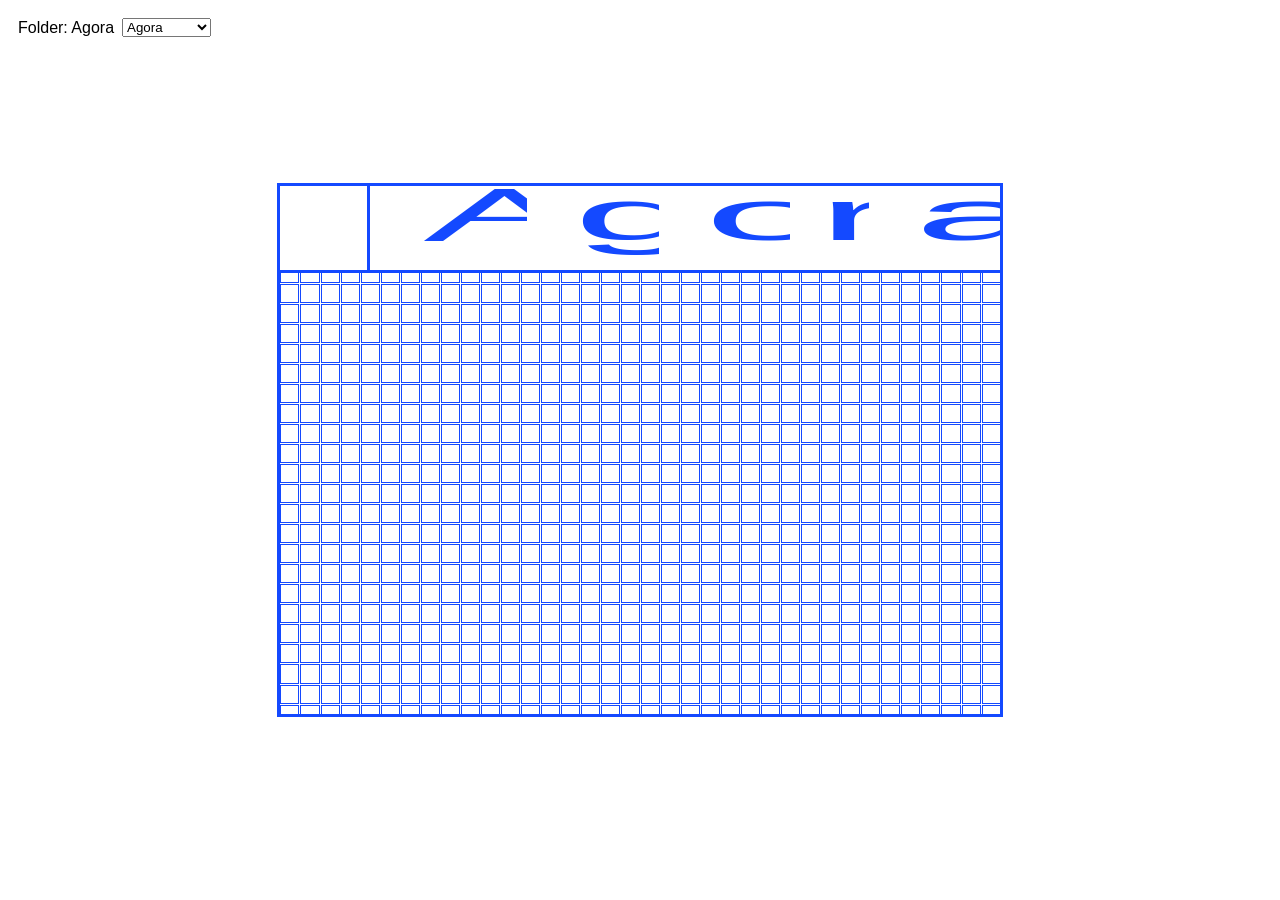
<file: grid.html>
<!DOCTYPE html>
<html lang="en">
<head>
  <meta charset="UTF-8">
  <meta name="viewport" content="width=device-width, initial-scale=1.0">
  <title>Agora Grid Layout</title>
  <style>
    @font-face {
      font-family: 'Ferrite';
      src: url('/static/FERRITEDISPLAYVF.ttf') format('truetype');
      font-weight: 100 900;
    }
    @import url('https://fonts.googleapis.com/css2?family=Outfit:wght@100..900&display=swap');
    body { margin:0; display:flex; height:100vh; overflow:hidden; font-family:sans-serif; justify-content:center; align-items:center; }
    #controls { position:absolute; top:10px; left:10px; background:rgba(255,255,255,0.9); padding:8px; border-radius:4px; z-index:10; display:flex; gap:8px; align-items:center; }
    #message { margin:0; }
    #layoutWrapper { display:flex; flex-direction:column; align-items:center; }
    #header { width:calc(80vmin + 6px); display:flex; height:10vmin; margin-bottom:-3px; }
    #viewport { position:relative; overflow:hidden; width:80vmin; height:calc(80vmin*9/16 + 4vmin); border:3px solid #1449ff; }
    #leftSquare { width:10vmin; height:100%; background:#fff; box-sizing:border-box; border:3px solid #1449ff; border-right:none; }
    #rightBox { flex:1; height:100%; overflow:hidden; display:flex; align-items:center; justify-content:center; box-sizing:border-box; border:3px solid #1449ff; border-left:3px solid #1449ff; background:#fff; }
    #rightBox .interactive-text { width:100%; white-space:nowrap; overflow:visible; font-family:'Ferrite', sans-serif; font-size:8vmin; color:#1449ff; text-align:center; }
    #rightBox .interactive-text .letter { display:inline-block; overflow:hidden; transition:width 0.2s ease; }
    #rightBox .interactive-text .letter .char { display:inline-block; transform-origin:left center; transition:transform 0.2s ease, font-variation-settings 0.2s ease; font-variation-settings:'wght' 400; }
    #gridContainer { position:absolute; top:50%; left:50%; width:100vw; height:100vh; transform:translate(-50%,-50%); background:#fff; }
    #gridContainer::after { content:""; position:absolute; left:0; right:0; bottom:-var(--extra-bg,0); height:var(--extra-bg,0); background:#fff; pointer-events:none; }
    #grid { display:grid; grid-template-columns:repeat(80,1fr); grid-template-rows:repeat(45,1fr); gap:1px; width:100%; height:100%; }
    .cell { background:none; border:1px solid #1449ff; aspect-ratio:1/1; }
    .placed { position:absolute; overflow:hidden; }
    .placed img, .placed video { width:100%; height:100%; object-fit:cover; pointer-events:none; }
    .text-item {
      width:100%;
      height:100%;
      display:block;
      font-family:'Ferrite', sans-serif;
      background:#fff;
      margin:0;
      padding:0;
      white-space:pre-wrap;
      box-sizing:border-box;
      outline:none;
    }
  </style>
</head>
<body>
  <div id="controls">
    <div id="message"></div>
    <select id="folderSelect"></select>
  </div>
  <div id="layoutWrapper">
    <div id="header">
      <div id="leftSquare"></div>
      <div id="rightBox"><div class="interactive-text"></div></div>
    </div>
    <div id="viewport">
      <div id="gridContainer">
        <div id="grid"></div>
      </div>
    </div>
  </div>

  <script>
  (async function(){
    const cols=80, rows=45, gap=1;
    const gridContainer=document.getElementById('gridContainer');
    const grid=document.getElementById('grid');
    const message=document.getElementById('message');
    const folderSelect=document.getElementById('folderSelect');

    for(let i=0; i<cols*rows; i++){
      const c=document.createElement('div');
      c.className='cell';
      grid.appendChild(c);
    }

    function getSizes(){
      const cell = grid.querySelector('.cell');
      const rect = cell.getBoundingClientRect();
      return { size: rect.width, step: rect.width + gap };
    }

    let folders = [];
    try {
      folders = await (await fetch('/static/pf/folders.json')).json();
      folderSelect.innerHTML = folders.map(f => `<option value="${f}">${f}</option>`).join('');
    } catch(e) {
      message.textContent = 'No folders available';
      return;
    }

    let folder = new URLSearchParams(location.search).get('folder') || folders[0];
    folderSelect.value = folder;
    setupInteractiveText(folder);

    let key = `layout_${folder}`;
    let raw = localStorage.getItem(key);
    let items = raw ? JSON.parse(raw) : [];
    message.textContent = `Folder: ${folder}`;

    const viewport = document.getElementById('viewport');
    let offsetX = 0, offsetY = 0;
    function applyTransform(){
      const { step } = getSizes();
      gridContainer.style.transform = `translate(calc(-50% + ${offsetX}px), calc(-50% + ${offsetY}px))`;
      gridContainer.style.setProperty('--extra-bg', (step*4)+'px');
    }

    function render(){
      const { size, step } = getSizes();
      gridContainer.querySelectorAll('.placed').forEach(el => el.remove());

      items.forEach((item, i) => {
        const colsSpan = item.cols, rowsSpan = item.rows;
        const col = Math.min(Math.max(0, item.col), cols - colsSpan);
        const row = Math.min(Math.max(0, item.row), rows - rowsSpan);
        const w = colsSpan*size + (colsSpan-1)*gap;
        const h = rowsSpan*size + (rowsSpan-1)*gap;

        const wrap = document.createElement('div');
        wrap.className = 'placed';
        wrap.style.zIndex = i + 1;
        wrap.style.left   = `${col*step}px`;
        wrap.style.top    = `${row*step}px`;
        wrap.style.width  = `${w}px`;
        wrap.style.height = `${h}px`;

        let media;
        if(item.type==='text'){
          media = document.createElement('div');
          media.className = 'text-item';
          media.textContent = item.text || '';
          const updateScale = scale => {
            const { size: sz } = getSizes();
            media.style.fontSize   = `${sz*scale}px`;
            media.style.lineHeight = `${sz*scale}px`;
          };
          wrap.dataset.fontScale = item.fontScale || 1;
          updateScale(parseFloat(wrap.dataset.fontScale));
          wrap.addEventListener('dblclick', () => {
            const scale = parseFloat(wrap.dataset.fontScale) || 1;
            const newScale = scale * 2;
            wrap.dataset.fontScale = newScale;
            items[i].fontScale = newScale;
            updateScale(newScale);
            localStorage.setItem(key, JSON.stringify(items));
          });
        } else {
          const tag = /(mp4|webm)$/i.test(item.src) ? 'video' : 'img';
          media = document.createElement(tag);
          if(media.tagName==='VIDEO'){
            media.controls = false;
            media.autoplay = true;
            media.loop     = true;
            media.muted    = true;
            media.playsInline = true;
          }
          media.src = item.src;
        }

        wrap.appendChild(media);
        gridContainer.appendChild(wrap);
      });
    }

    function loadLayout(name){
      key = `layout_${name}`;
      raw = localStorage.getItem(key);
      items = raw ? JSON.parse(raw) : [];
      message.textContent = raw ? `Folder: ${name}` : `No layout for '${name}'`;
      render();
    }

    folderSelect.addEventListener('change', () => {
      folder = folderSelect.value;
      history.replaceState(null, '', `?folder=${encodeURIComponent(folder)}`);
      setupInteractiveText(folder);
      loadLayout(folder);
    });

    render();

    let panDirX = 0, panDirY = 0, panVX = 0, panVY = 0;
    const margin = 120;
    viewport.addEventListener('mousemove', e => {
      const rect = viewport.getBoundingClientRect();
      panDirX = (e.clientX - rect.left < margin) ? 1 : (rect.right - e.clientX < margin ? -1 : 0);
      panDirY = (e.clientY - rect.top < margin) ? 1 : (rect.bottom - e.clientY < margin ? -1 : 0);
    });
    function panStep(){
      const { size, step } = getSizes();
      const gridW = cols*size + (cols-1)*gap;
      const gridH = rows*size + (rows-1)*gap;
      const maxX = Math.max(0, (gridW-viewport.clientWidth)/2 - step*2);
      const maxY = Math.max(0, (gridH-viewport.clientHeight)/2 - step*2);
      const accel = step/10;
      panVX += panDirX * accel;
      panVY += panDirY * accel;
      panVX *= 0.85; panVY *= 0.85;
      offsetX = Math.max(-maxX, Math.min(maxX, offsetX + panVX));
      offsetY = Math.max(-maxY, Math.min(maxY, offsetY + panVY));
      applyTransform();
      requestAnimationFrame(panStep);
    }
    panStep();

    window.addEventListener('storage', e => {
      if(e.key === key){
        items = e.newValue ? JSON.parse(e.newValue) : [];
        render();
      }
    });

    let lastLayout = raw;
    setInterval(() => {
      const cur = localStorage.getItem(key);
      if(cur !== lastLayout){
        lastLayout = cur;
        items = cur ? JSON.parse(cur) : [];
        render();
      }
    }, 1000);
  })();
  </script>

  <script>
  function setupInteractiveText(text){
    const C = document.querySelector('#rightBox .interactive-text');
    if(!C) return;
    C.textContent = text || '';
    const hoverScale = 1.8, neighborScale = 1.2, normalWght = 400, neighborWght = 600, hoverWght = 900;
    const txt = C.textContent.trim();
    C.textContent = '';

    for(const ch of txt){
      const out = document.createElement('span');
      out.className = 'letter';
      const inn = document.createElement('span');
      inn.className = 'char';
      inn.textContent = ch;
      out.appendChild(inn);
      C.appendChild(out);
    }

    const letters = Array.from(C.children);
    const n = letters.length;
    let base = [], scaled = [], sum = 0, total = 0;

    requestAnimationFrame(() => {
      letters.forEach(o => {
        const inn = o.firstElementChild;
        inn.style.transform = 'scaleX(1)';
        const w = inn.getBoundingClientRect().width;
        base.push(w);
        sum += w;
      });
      total = C.getBoundingClientRect().width;
      const S = total / sum;
      scaled = base.map(w => w * S);

      letters.forEach((o,i) => {
        const inn = o.firstElementChild;
        o.style.width = `${scaled[i]}px`;
        inn.style.width = `${base[i]}px`;
        inn.style.transform = `scaleX(${S})`;
        inn.style.fontVariationSettings = `'wght' ${normalWght}`;
      });

      letters.forEach((o,i) => {
        o.onmouseenter = () => {
          const Rh = hoverScale, Rn = neighborScale;
          const wH = scaled[i];
          const wN = (i>0?scaled[i-1]:0) + (i<n-1?scaled[i+1]:0);
          const wO = total - wH - wN;
          const Ro = (total - wH*Rh - wN*Rn) / wO;
          letters.forEach((oo,j) => {
            const ch = oo.firstElementChild;
            let R, wght;
            if(j===i){ R=Rh; wght=hoverWght; }
            else if(j===i-1||j===i+1){ R=Rn; wght=neighborWght; }
            else { R=Ro; wght=normalWght; }
            oo.style.width = `${scaled[j]*R}px`;
            ch.style.transform = `scaleX(${S*R})`;
            ch.style.fontVariationSettings = `'wght' ${wght}`;
          });
        };
        o.onmouseleave = () => {
          letters.forEach((oo,j) => {
            const ch = oo.firstElementChild;
            oo.style.width = `${scaled[j]}px`;
            ch.style.transform = `scaleX(${S})`;
            ch.style.fontVariationSettings = `'wght' ${normalWght}`;
          });
        };
      });
    });
  }
  </script>
</body>
</html>
</file>
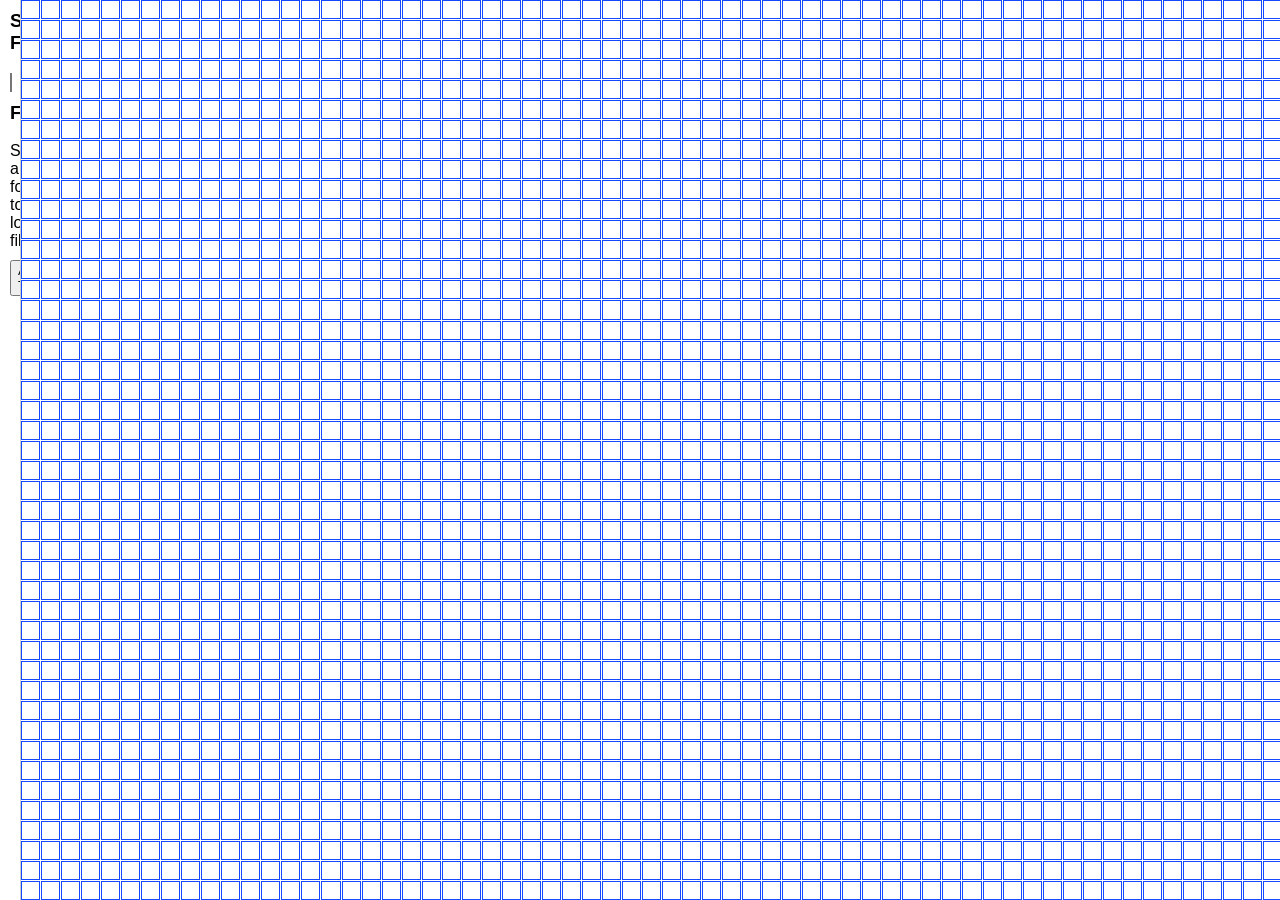
<file: gridbuild.html>
<!DOCTYPE html>
<html lang="en">
<head>
  <meta charset="UTF-8">
  <meta name="viewport" content="width=device-width, initial-scale=1.0">
  <title>Agora Grid Builder</title>
  <style>
    @font-face {
      font-family: 'Ferrite';
      src: url('/static/FERRITEDISPLAYVF.ttf') format('truetype');
      font-weight: 100 900;
    }
    @import url('https://fonts.googleapis.com/css2?family=Outfit:wght@100..900&display=swap');
    body { margin: 0; display: flex; height: 100vh; font-family: sans-serif; }
    #sidebar { width: 250px; border-right: 1px solid #ccc; padding: 10px; box-sizing: border-box; overflow-y: auto; }
    #sidebar h3 { margin-top: 0; }
    #folderSelect, .draggable-item { width: 100%; margin-bottom: 10px; cursor: grab; }
    #gridContainer { flex: 1; position: relative; background: #fff; }
    #grid { display: grid; grid-template-columns: repeat(80,1fr); grid-template-rows: repeat(45,1fr); gap:1px; width:100%; height:100%; }
    .cell { background:none; border:1px solid #1449ff; aspect-ratio:1/1; }
    .placed { position:absolute; overflow:hidden; cursor: move; border:2px solid #1449ff; box-sizing:border-box; }
    .placed img, .placed video { width:100%; height:100%; object-fit:cover; pointer-events:none; }
    .text-item {
      width:100%;
      height:100%;
      display:block;
      font-family:'Ferrite', sans-serif;
      background:transparent;
      margin:0;
      padding:0;
      white-space:pre-wrap;
      box-sizing:border-box;
      outline:none;
      border:2px solid #1449ff;
      font-variation-settings:'wght' 400;
    }
    #addTextBtn { width:100%; margin-top:10px; }
  </style>
</head>
<body>
  <div id="sidebar">
    <h3>Select Folder</h3>
    <select id="folderSelect"><option disabled selected>Loading folders...</option></select>
    <h3>Files</h3>
    <div id="fileList">Select a folder to load files.</div>
    <button id="addTextBtn">Add Text</button>
  </div>
  <div id="gridContainer"><div id="grid"></div></div>
  <script>

    const cols=80, rows=45, gap=1, minCells=8;
    const gridContainer=document.getElementById('gridContainer'), grid=document.getElementById('grid');
    const folderSelect=document.getElementById('folderSelect'), fileList=document.getElementById('fileList'), addTextBtn=document.getElementById('addTextBtn');

    for(let i=0;i<cols*rows;i++){const c=document.createElement('div');c.className='cell';grid.appendChild(c);}    

    function gcd(a,b){return b?gcd(b,a%b):a;}
    function getSizes(){
      const cell = grid.querySelector('.cell');
      const rect = cell.getBoundingClientRect();
      return { size: rect.width, step: rect.width + gap };
    }

    fetch('/static/pf/folders.json')
      .then(r=>r.json()).then(fs=>{folderSelect.innerHTML='<option disabled selected>Select folder</option>'+fs.map(f=>`<option value="${f}">${f}</option>`).join('');})
      .catch(_=>folderSelect.innerHTML='<option disabled>Error</option>');

    folderSelect.addEventListener('change',()=>{
      const folder=folderSelect.value;fileList.innerHTML='';
      fetch(`/static/pf/${folder}/files.json`).then(r=>{if(!r.ok)throw'';return r.json();}).then(files=>{
        files.forEach(file=>{
          const el=(file.type==='video')?document.createElement('video'):document.createElement('img');
          if(file.type==='video'){el.controls=true;el.loop=true;el.autoplay=true;el.muted=true;}
          el.src=file.src;el.className='draggable-item';el.draggable=true;
          el.dataset.src=file.src;
          el.dataset.type=file.type;
          el.dataset.cols=file.cols;
          el.dataset.rows=file.rows;
          const computeCells=()=>{
            const w=el.videoWidth||el.naturalWidth,
                  h=el.videoHeight||el.naturalHeight;
            if(!(w&&h)) return;
            let g=gcd(w,h);
            let c=Math.round(w/g), r=Math.round(h/g);
            if(Math.max(c,r)<minCells) { c*=2; r*=2; }
            el.dataset.cols=c;
            el.dataset.rows=r;
          };
          if(el.complete || el.readyState>=1) computeCells();
          el.addEventListener(file.type==='video'?'loadedmetadata':'load',computeCells);
          el.addEventListener('dragstart',e=>{
            const payload=JSON.stringify({
              src:el.dataset.src,
              type:el.dataset.type,
              cols:el.dataset.cols,
              rows:el.dataset.rows
            });
            e.dataTransfer.setData('application/json',payload);
            e.dataTransfer.setData('text/plain',payload);
          });
          fileList.appendChild(el);
        });loadLayout(folder);
      }).catch(_=>fileList.innerHTML='<div class="error">Error loading files.json</div>');
    });

    function saveLayout(folder){
      const {step}=getSizes(),items=[];
      document.querySelectorAll('.placed').forEach(el=>{
        const col=Math.round(parseFloat(el.style.left)/step);
        const row=Math.round(parseFloat(el.style.top)/step);
        items.push({
          src:el.dataset.src||'',
          type:el.dataset.type,
          text:el.dataset.text||'',
          col,row,
          cols:parseFloat(el.dataset.cols),
          rows:parseFloat(el.dataset.rows),
          fontScale:parseFloat(el.dataset.fontScale)||1,
          fontWeight:parseInt(el.dataset.fontWeight)||400
        });
      });
      localStorage.setItem(`layout_${folder}`,JSON.stringify(items));
    }
    function loadLayout(folder){
      document.querySelectorAll('.placed').forEach(el=>el.remove());
      const raw=localStorage.getItem(`layout_${folder}`);
      if(!raw) return;
      const items=JSON.parse(raw);
      items.forEach(it=>placeMedia(it.text||it.src,it.type,it.col,it.row,it.cols,it.rows,false,it.fontScale||1,it.fontWeight||400));
    }

    gridContainer.addEventListener('dragover',e=>e.preventDefault());
    gridContainer.addEventListener('drop', e => {
      e.preventDefault();
      let data = e.dataTransfer.getData('application/json') || e.dataTransfer.getData('text/plain');
      let info = {};
      try{ info = JSON.parse(data); }catch{}
      let src = info.src || e.dataTransfer.getData('text/plain');
      let type = info.type || (/\.(mp4|webm)$/i.test(src) ? 'video' : 'image');
      let colsSpan = parseInt(info.cols,10);
      let rowsSpan = parseInt(info.rows,10);
      if(!(colsSpan>0&&rowsSpan>0)){
        const thumb=document.querySelector(`.draggable-item[src="${src}"]`);
        colsSpan=thumb?parseInt(thumb.dataset.cols,10):minCells;
        rowsSpan=thumb?parseInt(thumb.dataset.rows,10):minCells;
      }
      const { step } = getSizes();
      const rect = gridContainer.getBoundingClientRect();
      const col = Math.floor((e.clientX - rect.left) / step);
      const row = Math.floor((e.clientY - rect.top) / step);
      placeMedia(src, type, col, row, colsSpan, rowsSpan, true, 1, 400);
    });

  function placeMedia(src,type,col,row,colsSpan,rowsSpan,doSave,fontScale=1,fontWeight=400){
      const {size, step}=getSizes();
      const c=Math.min(Math.max(0,col),cols-colsSpan),r=Math.min(Math.max(0,row),rows-rowsSpan);
      const wrap=document.createElement('div');
      wrap.className='placed';
      wrap.dataset.type=type;
      wrap.dataset.src=type==='text'?'' : src;
      wrap.dataset.text=type==='text'?src:'';
      wrap.dataset.cols=colsSpan;
      wrap.dataset.rows=rowsSpan;
      wrap.dataset.fontScale=fontScale;
      wrap.dataset.fontWeight=fontWeight;
      wrap.style.left=`${c*step}px`;
      wrap.style.top=`${r*step}px`;
      wrap.style.width=`${colsSpan*size+(colsSpan-1)*gap}px`;
      wrap.style.height=`${rowsSpan*size+(rowsSpan-1)*gap}px`;
      let media;
      if(type==='video'){
        media=document.createElement('video');
        media.controls=false;media.loop=true;media.autoplay=true;media.muted=true;
        media.src=src;
        wrap.addEventListener('dblclick',()=>{
          wrap.dataset.cols = wrap.dataset.cols * 2;
          wrap.dataset.rows = wrap.dataset.rows * 2;
          wrap.style.width = `${wrap.dataset.cols*size + (wrap.dataset.cols-1)*gap}px`;
          wrap.style.height = `${wrap.dataset.rows*size + (wrap.dataset.rows-1)*gap}px`;
          if(doSave) saveLayout(folderSelect.value);
        });
      }else if(type==='image'){
        media=document.createElement('img');
        media.src=src;
        wrap.addEventListener('dblclick',()=>{
          wrap.dataset.cols = wrap.dataset.cols * 2;
          wrap.dataset.rows = wrap.dataset.rows * 2;
          wrap.style.width = `${wrap.dataset.cols*size + (wrap.dataset.cols-1)*gap}px`;
          wrap.style.height = `${wrap.dataset.rows*size + (wrap.dataset.rows-1)*gap}px`;
          if(doSave) saveLayout(folderSelect.value);
        });
      }else{
        media=document.createElement('div');
        wrap.style.background = '#faf8e5';
        media.className='text-item';
        media.contentEditable='true';
        media.textContent=src||'';
        const updateStyle=()=>{
          const {size:sz}=getSizes();
          const scale=parseFloat(wrap.dataset.fontScale);
          const wght=parseInt(wrap.dataset.fontWeight);
          media.style.fontSize=`${sz*scale}px`;
          media.style.lineHeight=`${sz*scale}px`;
          media.style.fontVariationSettings=`'wght' ${wght}`;
        };
        wrap.dataset.fontScale=fontScale;
        wrap.dataset.fontWeight=400;
        updateStyle();
        media.addEventListener('input',()=>{wrap.dataset.text=media.textContent; if(doSave) saveLayout(folderSelect.value);});
        media.addEventListener('keydown',e=>{
          if(e.key==='Enter'){
            e.preventDefault();
            document.execCommand('insertLineBreak');
          }
        });
        wrap.addEventListener('dblclick',()=>{
          wrap.dataset.fontScale=parseFloat(wrap.dataset.fontScale)*2;
          wrap.dataset.fontWeight=Math.min(900,parseInt(wrap.dataset.fontWeight)+200);
          updateStyle();
          if(doSave) saveLayout(folderSelect.value);
        });
        wrap.addEventListener('click',e=>{
          if(e.detail===3){
            wrap.dataset.fontScale=Math.max(0.25,parseFloat(wrap.dataset.fontScale)/2);
            wrap.dataset.fontWeight=Math.max(100,parseInt(wrap.dataset.fontWeight)-200);
            updateStyle();
            if(doSave) saveLayout(folderSelect.value);
          }
        });
      }
      wrap.appendChild(media);
      const maxZ=[...document.querySelectorAll('.placed')]
        .reduce((m,el)=>Math.max(m,parseInt(el.style.zIndex)||0),0);
      wrap.style.zIndex=maxZ+1;
      wrap.addEventListener('click', (e) => {
        if (e.detail === 3 && type!=='text') {
          wrap.dataset.cols = Math.max(1, Math.floor(wrap.dataset.cols / 4));
          wrap.dataset.rows = Math.max(1, Math.floor(wrap.dataset.rows / 4));
          const { size } = getSizes();
          wrap.style.width = `${wrap.dataset.cols * size + (wrap.dataset.cols - 1) * gap}px`;
          wrap.style.height = `${wrap.dataset.rows * size + (wrap.dataset.rows - 1) * gap}px`;
          if (doSave) saveLayout(folderSelect.value);
        }
      });
      wrap.addEventListener('mousedown', e=>{
        if(e.button!==0) return;
        wrap._deleteTimer = setTimeout(()=>{ wrap.remove(); if(doSave) saveLayout(folderSelect.value); }, 3000);
      });
      wrap.addEventListener('mouseup',()=> clearTimeout(wrap._deleteTimer));
      gridContainer.appendChild(wrap);
      makeDraggable(wrap, step, folderSelect.value);
      attachBitmapHold(wrap, media);
      if(doSave) saveLayout(folderSelect.value);
    }

    function makeDraggable(el, step, folder){
      let offX,offY;
      el.addEventListener('mousedown', e=>{
        if(e.button!==0) return;
        e.stopPropagation();
        offX = e.clientX - el.getBoundingClientRect().left;
        offY = e.clientY - el.getBoundingClientRect().top;
        const maxZ=[...document.querySelectorAll('.placed')]
          .reduce((m,el)=>Math.max(m,parseInt(el.style.zIndex)||0),0);
        el.style.zIndex = maxZ + 1;
        const onMove = ev => {
          const rect = gridContainer.getBoundingClientRect();
          let x = ev.clientX - rect.left - offX;
          let y = ev.clientY - rect.top - offY;
          x = Math.max(0, Math.min(rect.width - el.offsetWidth, x));
          y = Math.max(0, Math.min(rect.height - el.offsetHeight, y));
          el.style.left = `${x}px`;
          el.style.top = `${y}px`;
        };
        document.addEventListener('mousemove', onMove);
        document.addEventListener('mouseup', ()=>{
          document.removeEventListener('mousemove', onMove);
          const left = parseFloat(el.style.left), top = parseFloat(el.style.top);
          const col = Math.floor(left/step), row = Math.floor(top/step);
          el.style.left = `${col*step}px`;
          el.style.top = `${row*step}px`;
          saveLayout(folder);
        }, { once: true });
      });
    }

    function attachBitmapHold(wrap, media){
      if(!(media.tagName==='VIDEO' || media.tagName==='IMG')) return;
      let timer=null, state=null;
      const startBitmap=()=>{
        const canvas=document.createElement('canvas');
        const ctx=canvas.getContext('2d');
        canvas.width=media.videoWidth||media.naturalWidth||wrap.offsetWidth;
        canvas.height=media.videoHeight||media.naturalHeight||wrap.offsetHeight;
        canvas.style.width='100%';
        canvas.style.height='100%';
        wrap.appendChild(canvas);
        media.style.display='none';
        const fps=12,pixelSize=10,maxRadius=pixelSize*0.45;
        function draw(){
          const cols=Math.floor(canvas.width/pixelSize);
          const rows=Math.floor(canvas.height/pixelSize);
          const off=document.createElement('canvas');
          off.width=cols; off.height=rows;
          off.getContext('2d').drawImage(media,0,0,cols,rows);
          const data=off.getContext('2d').getImageData(0,0,cols,rows).data;
          ctx.fillStyle='#fff';
          ctx.fillRect(0,0,canvas.width,canvas.height);
          for(let y=0;y<rows;y++){
            for(let x=0;x<cols;x++){
              const i=(y*cols+x)*4;
              const br=(data[i]+data[i+1]+data[i+2])/(3*255);
              const rad=(1-br)*maxRadius;
              const cx=x*pixelSize+pixelSize/2;
              const cy=y*pixelSize+pixelSize/2;
              ctx.fillStyle='#1449ff';
              ctx.beginPath();
              ctx.arc(cx,cy,rad,0,Math.PI*2);
              ctx.fill();
            }
          }
        }
        draw();
        const interval=setInterval(draw,1000/fps);
        state={canvas,interval};
      };
      const stopBitmap=()=>{
        if(!state) return;
        clearInterval(state.interval); state.canvas.remove();
        media.style.display='';
        state=null;
      };
      wrap.addEventListener('mousedown',e=>{
        if(e.button!==0) return;
        timer=setTimeout(()=>{ if(state) stopBitmap(); else startBitmap(); },2000);
      });
      ['mouseup','mouseleave'].forEach(ev=>wrap.addEventListener(ev,()=>clearTimeout(timer)));
    }

    addTextBtn.addEventListener('click',()=>{
      const c=parseInt(prompt('Cols (cells):','4'),10);
      if(!c) return;
      const r=parseInt(prompt('Rows (cells):','2'),10);
      if(!r) return;
      if(!(c>0 && r>0)) return alert('Invalid size');
      const col=Math.floor(cols/2 - c/2), row=Math.floor(rows/2 - r/2);
      placeMedia('Edit me','text',col,row,c,r,true,1,400);
    });
  </script>
</body>
</html>
</file>
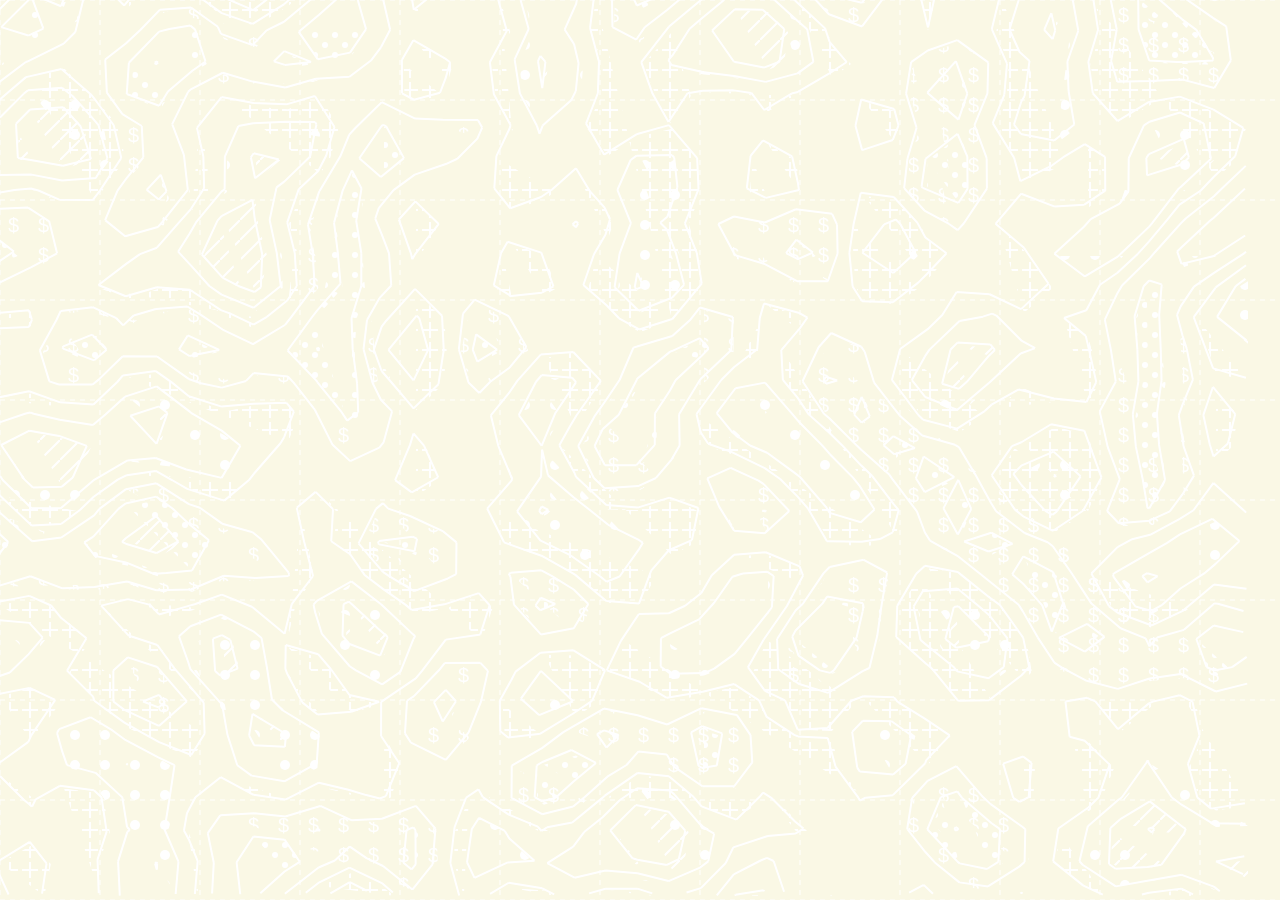
<file: topo.html>
<!DOCTYPE html>
<html lang="en">
<head>
  <meta charset="UTF-8" />
  <meta name="viewport" content="width=device-width, initial-scale=1.0"/>
  <title>Topographic Background</title>
  <style>
    html, body {
      margin: 0;
      padding: 0;
      overflow: hidden;
      background: #faf8e5;
      height: 100vh;
    }
    #scroll-area {
      height: 100vh;
      position: relative;
    }
    #map {
      position: fixed;
      top: 0;
      left: 0;
      width: 100%;
      height: 100vh;
      cursor: crosshair;
      display: block;
      will-change: transform;
      background: #faf8e5;
    }
  </style>
</head>
<body>
  <div id="scroll-area">
    <canvas id="map"></canvas>
  </div>

  <script>
    // PARAMETERS
    const GRID_STEP = 100;
    const SCALE = 0.01;
    const CONTOUR_INT = 30;
    const DS = 32;
    const dx = 5;
    const dy = 2.5;

    // PERLIN NOISE
    (function(global){
      var noise = global.noise = {};
      var grad3 = [[1,1],[-1,1],[1,-1],[-1,-1]];
      var p = [];
      for(let i = 0; i < 256; i++) p[i] = i;
      noise.seed = function(seed){
        let rand = () => (seed = (seed * 16807) % 2147483647, (seed - 1) / 2147483646);
        for (let i = 255; i > 0; i--) {
          let j = Math.floor(rand() * (i + 1));
          [p[i], p[j]] = [p[j], p[i]];
        }
        noise.perm = Array(512).fill().map((_, i) => p[i & 255]);
      };
      noise.perlin2 = function(x, y){
        let X = Math.floor(x) & 255, Y = Math.floor(y) & 255;
        x -= Math.floor(x); y -= Math.floor(y);
        let fade = t => t*t*(3-2*t);
        let gi = (xi, yi) => noise.perm[xi + noise.perm[yi]] % 4;
        let grad = i => grad3[i];
        let dot = (g, x, y) => g[0]*x + g[1]*y;
        let u = fade(x), v = fade(y);
        let g00 = grad(gi(X, Y)), g01 = grad(gi(X, Y+1)),
            g10 = grad(gi(X+1, Y)), g11 = grad(gi(X+1, Y+1));
        return dot(g00,x,y)*(1-u)*(1-v) + dot(g10,x-1,y)*u*(1-v) +
               dot(g01,x,y-1)*(1-u)*v + dot(g11,x-1,y-1)*u*v;
      };
      noise.seed(1);
    })(this);

    const canvas = document.getElementById('map'),
          ctx    = canvas.getContext('2d');

    let w2, h2;
    function resizeCanvas(){
      canvas.width  = window.innerWidth;
      canvas.height = window.innerHeight;
      w2 = Math.ceil(canvas.width  / DS);
      h2 = Math.ceil(canvas.height / DS);
    }
    window.addEventListener('resize', resizeCanvas);
    resizeCanvas();

    let lineColor = '#ffffff';
    function makeTextures(col){
      const patterns = [];
      let c = document.createElement('canvas'), cx;
      // dot
      c.width = c.height = 20; cx = c.getContext('2d');
      cx.fillStyle = col;
      [[5,5],[15,15]].forEach(([x,y])=>{ cx.beginPath(); cx.arc(x,y,3,0,2*Math.PI); cx.fill(); });
      patterns.push(ctx.createPattern(c, 'repeat'));
      // slash
      c.width = c.height = 20; cx = c.getContext('2d');
      cx.strokeStyle = col; cx.lineWidth = 2;
      cx.beginPath(); cx.moveTo(0,20); cx.lineTo(20,0); cx.stroke();
      patterns.push(ctx.createPattern(c, 'repeat'));
      // polka
      c.width = c.height = 30; cx = c.getContext('2d');
      cx.fillStyle = col; cx.beginPath(); cx.arc(15,15,5,0,2*Math.PI); cx.fill();
      patterns.push(ctx.createPattern(c, 'repeat'));
      // plus
      c.width = c.height = 20; cx = c.getContext('2d');
      cx.strokeStyle = col; cx.lineWidth = 2;
      cx.beginPath(); cx.moveTo(10,2); cx.lineTo(10,18); cx.moveTo(2,10); cx.lineTo(18,10); cx.stroke();
      patterns.push(ctx.createPattern(c, 'repeat'));
      // dollar
      c.width = c.height = 30; cx = c.getContext('2d');
      cx.fillStyle = col; cx.font = '20px sans-serif'; cx.fillText('$', 8, 22);
      patterns.push(ctx.createPattern(c, 'repeat'));
      return patterns;
    }
    let textures = makeTextures(lineColor);

    function traceLoops(segs){
      const loops = [], edges = new Map();
      segs.forEach(({p1,p2})=>{
        edges.set(`${p1.x},${p1.y}`, p2);
        edges.set(`${p2.x},${p2.y}`, p1);
      });
      while(edges.size){
        const start = edges.keys().next().value;
        let curr = start, loop = [];
        do {
          const [x,y] = curr.split(',').map(Number);
          loop.push({x,y});
          const next = edges.get(curr);
          edges.delete(curr);
          curr = `${next.x},${next.y}`;
        } while(curr !== start && edges.has(curr));
        loops.push(loop);
      }
      return loops;
    }

    let offsetX = 0;

    function drawSlice(scrollY){
      const W = canvas.width, H = canvas.height;
      const sliceOffsetY = scrollY * SCALE;

      ctx.clearRect(0, 0, W, H);

      ctx.strokeStyle = lineColor; ctx.lineWidth = 1; ctx.setLineDash([5,5]);
      for(let x = 0; x <= W; x += GRID_STEP){
        ctx.beginPath(); ctx.moveTo(x, 0); ctx.lineTo(x, H); ctx.stroke();
      }
      for(let y = 0; y <= H; y += GRID_STEP){
        ctx.beginPath(); ctx.moveTo(0, y); ctx.lineTo(W, y); ctx.stroke();
      }
      ctx.setLineDash([]);

      const levels = Math.floor(255 / CONTOUR_INT);
      for(let i = 1; i <= levels; i++){
        const lvl = i * CONTOUR_INT, segs = [];
        for(let y = 0; y < h2 - 1; y++){
          for(let x = 0; x < w2 - 1; x++){
            const sample = (ix, iy) =>
              (noise.perlin2((ix + offsetX) * SCALE, (iy + sliceOffsetY) * SCALE) + 1) * 0.5 * 255;

            const x0 = x * DS, x1 = (x+1) * DS, y0 = y * DS, y1 = (y+1) * DS;
            const v0 = sample(x0, y0), v1 = sample(x1, y0), v2 = sample(x0, y1), v3 = sample(x1, y1);

            let m = 0;
            if (v0 > lvl) m |= 1;
            if (v1 > lvl) m |= 2;
            if (v2 > lvl) m |= 8;
            if (v3 > lvl) m |= 4;
            if (m === 0 || m === 15) continue;

            const xm = x + (lvl - v0) / ((v1 - v0) || 1),
                  ym = y + (lvl - v0) / ((v2 - v0) || 1),
                  xm2 = x + (lvl - v2) / ((v3 - v2) || 1),
                  ym2 = y + (lvl - v1) / ((v3 - v1) || 1);
            const add = (p1,p2) => segs.push({p1,p2});

            switch(m){
              case 1: case 14: add({x:x, y:ym}, {x:xm, y:y}); break;
              case 2: case 13: add({x:xm, y:y}, {x:x+1, y:ym2}); break;
              case 3: case 12: add({x:x, y:ym}, {x:x+1, y:ym2}); break;
              case 4: case 11: add({x:x+1, y:ym2}, {x:xm2, y:y+1}); break;
              case 5:
                add({x:x, y:ym}, {x:xm, y:y});
                add({x:x+1, y:ym2}, {x:xm2, y:y+1});
                break;
              case 6: case 9: add({x:xm, y:y}, {x:xm2, y:y+1}); break;
              case 7: case 8: add({x:x, y:ym}, {x:xm2, y:y+1}); break;
              case 10:
                add({x:xm, y:y}, {x:x+1, y:ym2});
                add({x:x, y:ym}, {x:xm2, y:y+1});
                break;
            }
          }
        }

        ctx.fillStyle = textures[(i-1)%textures.length];
        const loops = traceLoops(segs);
        loops.forEach(poly=>{
          ctx.beginPath();
          poly.forEach((pt,j)=>{
            const px = pt.x * DS, py = pt.y * DS;
            j ? ctx.lineTo(px, py) : ctx.moveTo(px, py);
          });
          ctx.closePath(); ctx.fill();
        });

        ctx.strokeStyle = lineColor; ctx.lineWidth = 2; ctx.beginPath();
        const jf = 0.02, ja = 5;
        segs.forEach(s=>{
          const x1 = s.p1.x * DS, y1 = s.p1.y * DS;
          const x2 = s.p2.x * DS, y2 = s.p2.y * DS;
          const jx1 = (noise.perlin2((x1+offsetX)*jf, (y1+sliceOffsetY)*jf) - 0.5) * ja;
          const jy1 = (noise.perlin2((x1+100+offsetX)*jf, (y1+100+sliceOffsetY)*jf) - 0.5) * ja;
          const jx2 = (noise.perlin2((x2+offsetX)*jf, (y2+sliceOffsetY)*jf) - 0.5) * ja;
          const jy2 = (noise.perlin2((x2+100+offsetX)*jf, (y2+100+sliceOffsetY)*jf) - 0.5) * ja;
          ctx.moveTo(x1 + jx1, y1 + jy1);
          ctx.lineTo(x2 + jx2, y2 + jy2);
        });
        ctx.stroke();
      }

      offsetX += dx;
    }

    // THROTTLED SCROLL HANDLING
    let ticking = false;
    let lastDrawY = -Infinity;
    const SCROLL_STEP = 120;

    function handleScrollY(sy){
      if (Math.abs(sy - lastDrawY) >= SCROLL_STEP) {
        lastDrawY = sy;
        if (!ticking) {
          requestAnimationFrame(() => {
            drawSlice(lastDrawY);
            ticking = false;
          });
          ticking = true;
        }
      }
    }

    window.addEventListener('scroll', () => handleScrollY(window.scrollY));

    window.addEventListener('message', e => {
      if (e.data && typeof e.data.scrollY === 'number') {
        handleScrollY(e.data.scrollY);
      }
      if (e.data && e.data.color) {
        lineColor = e.data.color;
        textures = makeTextures(lineColor);
        drawSlice(isFinite(lastDrawY) ? lastDrawY : 0);
      }
    });

    drawSlice(0);
  </script>
</body>
</html>
</file>
